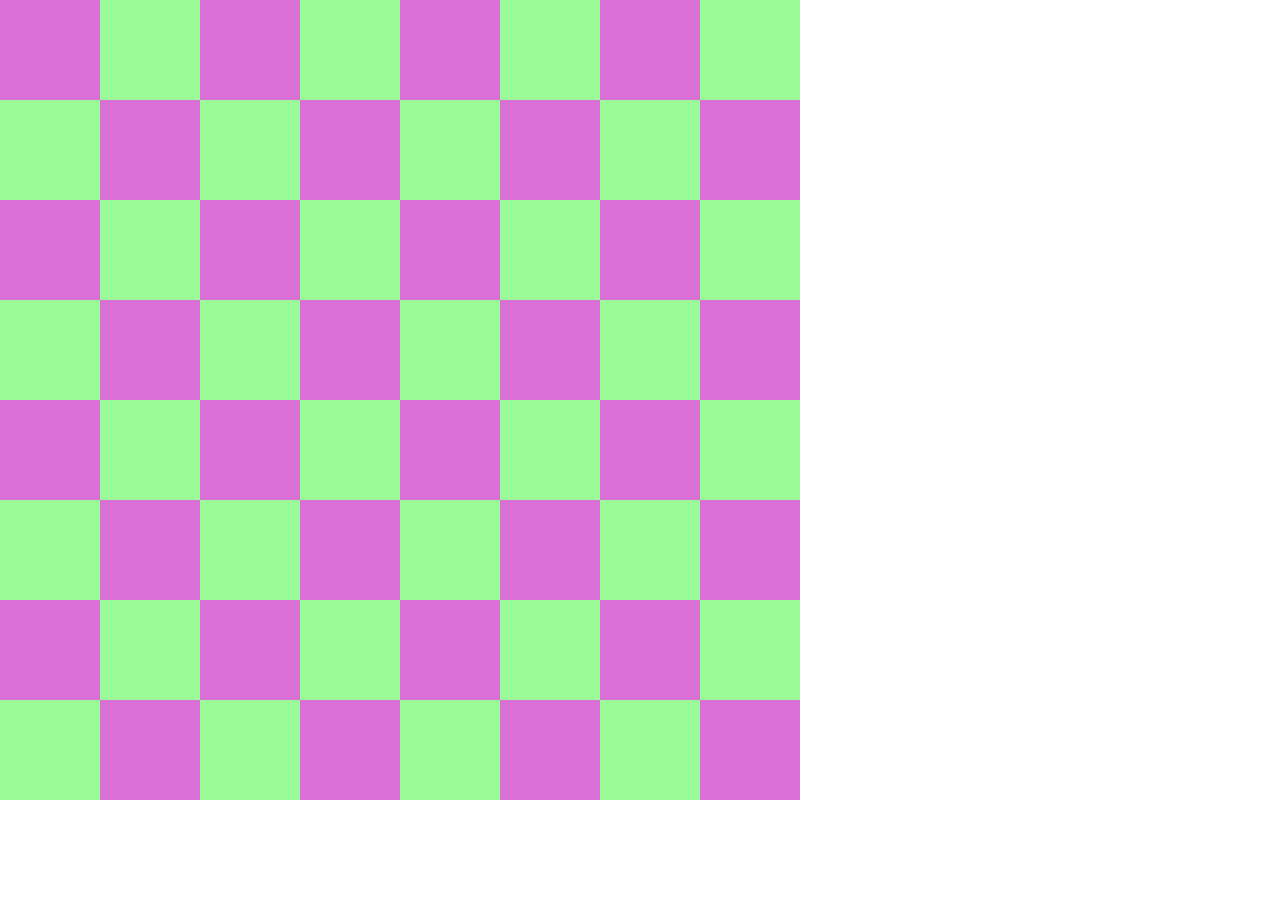
<file: checkerboard.html>
<!DOCTYPE html>
<html>
    <head>
        <link rel="stylesheet" href="./checkerboard.css">
    </head>
    <body>
    <div class="checkerboard">
       <div class="row">
           <div class="column"></div>
           <div class="column"></div>
           <div class="column"></div>
           <div class="column"></div>
           <div class="column"></div>
           <div class="column"></div>
           <div class="column"></div>
           <div class="column"></div>
       </div>
       <div class="row">
        <div class="column"></div>
        <div class="column"></div>
        <div class="column"></div>
        <div class="column"></div>
        <div class="column"></div>
        <div class="column"></div>
        <div class="column"></div>
        <div class="column"></div>
    </div>
    <div class="row">
        <div class="column"></div>
        <div class="column"></div>
        <div class="column"></div>
        <div class="column"></div>
        <div class="column"></div>
        <div class="column"></div>
        <div class="column"></div>
        <div class="column"></div>
    </div>
    <div class="row">
        <div class="column"></div>
        <div class="column"></div>
        <div class="column"></div>
        <div class="column"></div>
        <div class="column"></div>
        <div class="column"></div>
        <div class="column"></div>
        <div class="column"></div>
    </div>
    <div class="row">
        <div class="column"></div>
        <div class="column"></div>
        <div class="column"></div>
        <div class="column"></div>
        <div class="column"></div>
        <div class="column"></div>
        <div class="column"></div>
        <div class="column"></div>
    </div>
    <div class="row">
        <div class="column"></div>
        <div class="column"></div>
        <div class="column"></div>
        <div class="column"></div>
        <div class="column"></div>
        <div class="column"></div>
        <div class="column"></div>
        <div class="column"></div>
    </div>
    <div class="row">
        <div class="column"></div>
        <div class="column"></div>
        <div class="column"></div>
        <div class="column"></div>
        <div class="column"></div>
        <div class="column"></div>
        <div class="column"></div>
        <div class="column"></div>
    </div>
    <div class="row">
        <div class="column"></div>
        <div class="column"></div>
        <div class="column"></div>
        <div class="column"></div>
        <div class="column"></div>
        <div class="column"></div>
        <div class="column"></div>
        <div class="column"></div>
    </div>
</div>
    </body>
</html>
</file>
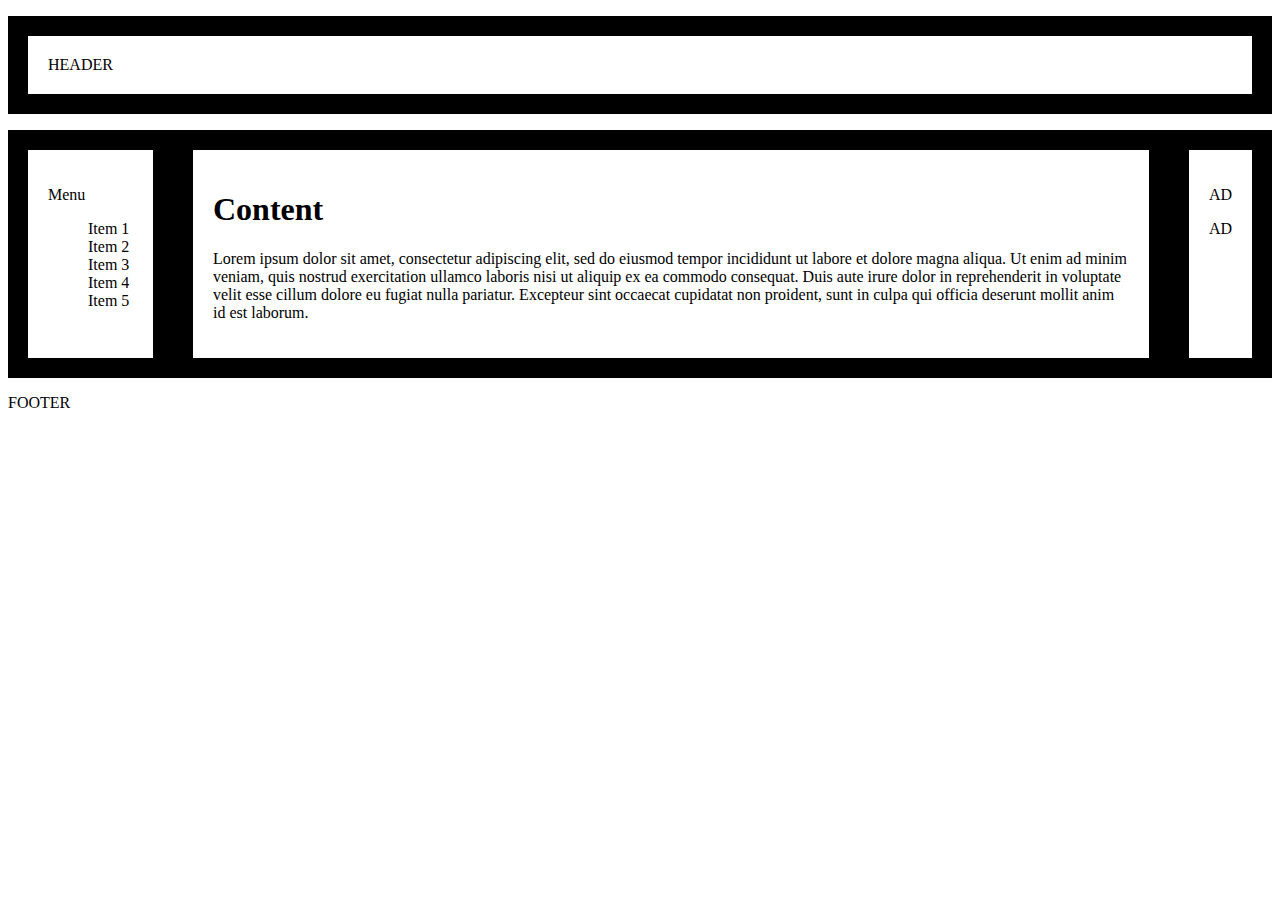
<file: holy-grail.html>
<!DOCTYPE html>
<html>
    <head>
        <link rel="stylesheet" href="./holy-grail.css">
    </head>
    <body>
        <!-- <div class="holy-grail"></div> -->
            <p class="header">HEADER</p>
        <div class="flexContainer">
            <div class="listContainer">
                <p>Menu</p>
                <ul>
                    Item 1
                    Item 2
                    Item 3
                    Item 4
                    Item 5
                </ul>
            </div>
            <div class="contentContainer">
                <h1>Content</h1>
                <p>Lorem ipsum dolor sit amet, consectetur adipiscing elit, 
                    sed do eiusmod tempor incididunt ut labore et dolore magna aliqua. 
                    Ut enim ad minim veniam, quis nostrud exercitation ullamco laboris nisi ut aliquip ex ea commodo 
                    consequat. Duis aute irure dolor in reprehenderit in voluptate velit esse cillum dolore eu 
                    fugiat nulla pariatur. Excepteur sint occaecat cupidatat non proident, sunt in culpa qui officia 
                    deserunt mollit anim id est laborum.</p>
            </div>
            <div class="adContainer">
                <p>AD</p>
                <p>AD</p>
            </div>
        </div>
            <p class="footer">FOOTER</p>
    <!-- </div> -->
    </body>
</html>
</file>
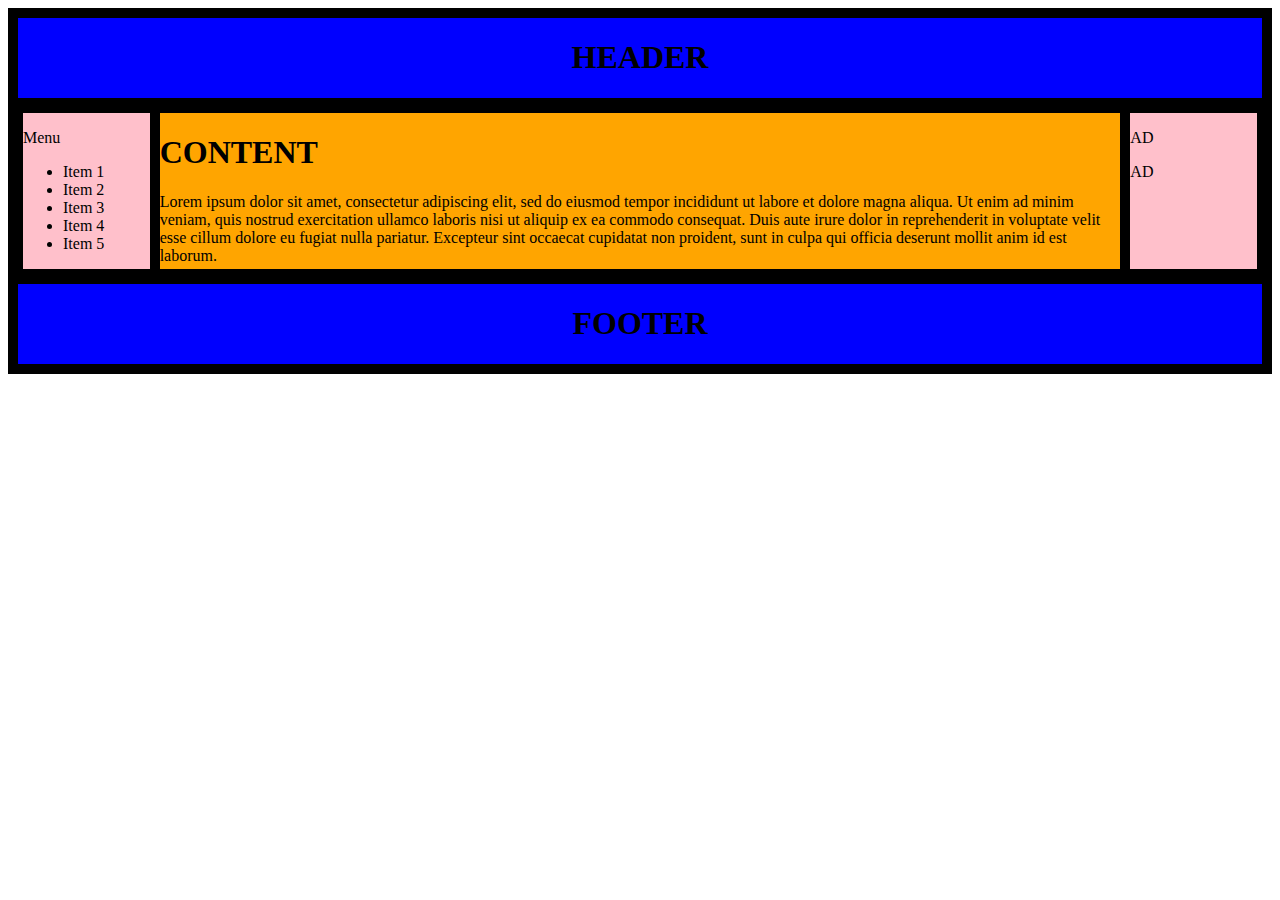
<file: holy-grail2.html>
<!DOCTYPE html>
<html>
    <head>
        <link rel="stylesheet" href="holy-grail2.css">
    </head>
    <body>
       <div class="layout">
        <header class="header">
            <h1>HEADER</h1>
        </header>
        <div class="content">
        <main class="main">
            <h1>CONTENT</h1>
            Lorem ipsum dolor sit amet, consectetur adipiscing elit, 
                    sed do eiusmod tempor incididunt ut labore et dolore magna aliqua. 
                    Ut enim ad minim veniam, quis nostrud exercitation ullamco laboris nisi ut aliquip ex ea commodo 
                    consequat. Duis aute irure dolor in reprehenderit in voluptate velit esse cillum dolore eu 
                    fugiat nulla pariatur. Excepteur sint occaecat cupidatat non proident, sunt in culpa qui officia 
                    deserunt mollit anim id est laborum.
        </main>
        <aside class="menu">
            <p>Menu</p>
            <ul>
                <li>Item 1</li>
                <li>Item 2</li>
                <li>Item 3</li>
                <li>Item 4</li>
                <li>Item 5</li>
            </ul>
        </aside>
        <aside class="ad">
            <p>AD</p>
            <p>AD</p>
        </aside>
    </div>
    <footer class="footer">
        <h1>FOOTER</h1>
    </footer>
    </div>
    </body>
</html>
</file>
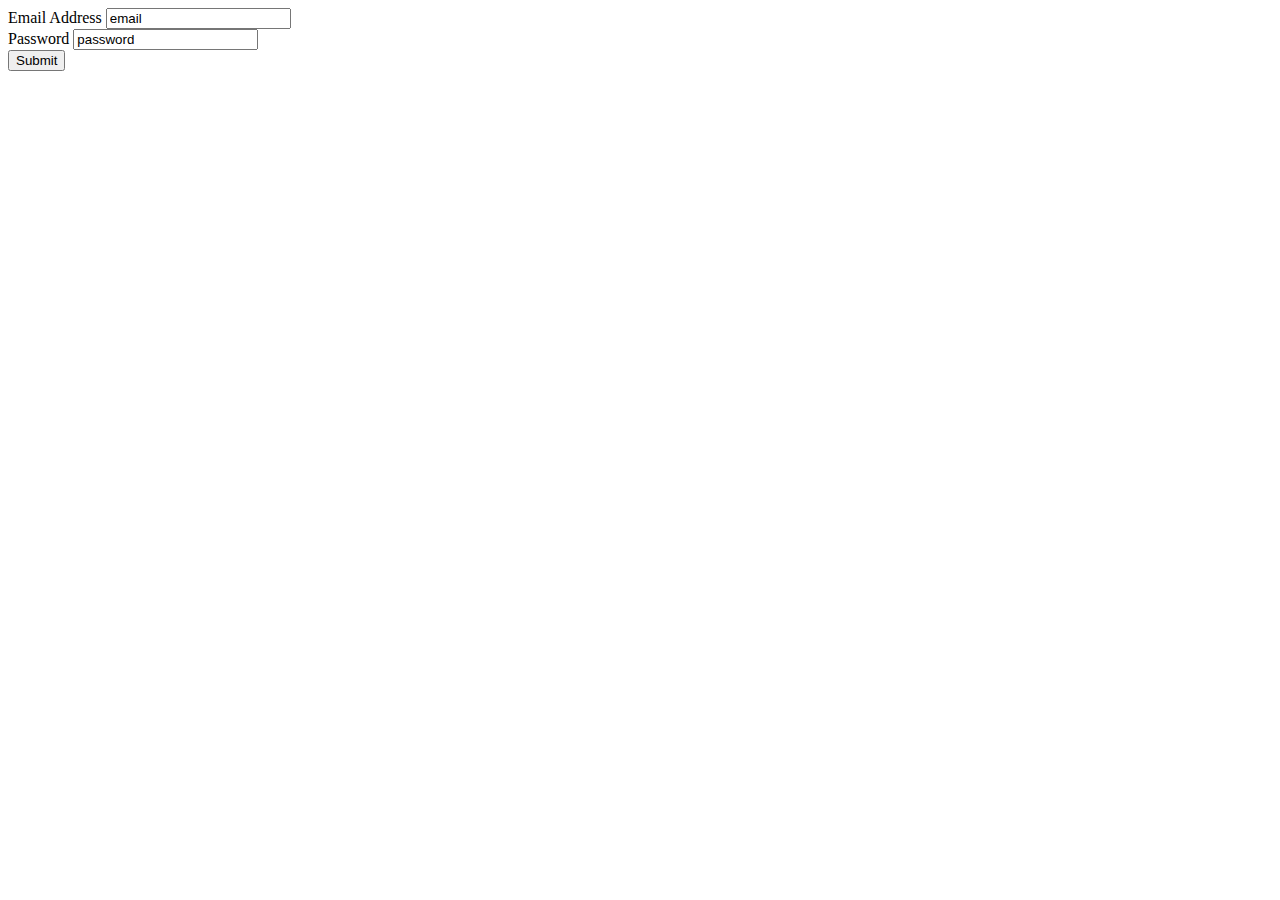
<file: htmlExerciseBrian.html>
<!DOCTYPE html>
<form action="./thankyougeneric.html" id="name" name="form">
    <label for="email">Email Address</label>
    <input type="email" id="email" name="formExercise" value="email"><br>
    <label for="password">Password</label>
    <input type="text" id="password" name="formExercise" value="password"><br>
    <input type="submit" value="Submit">
</form>
</html>
</file>
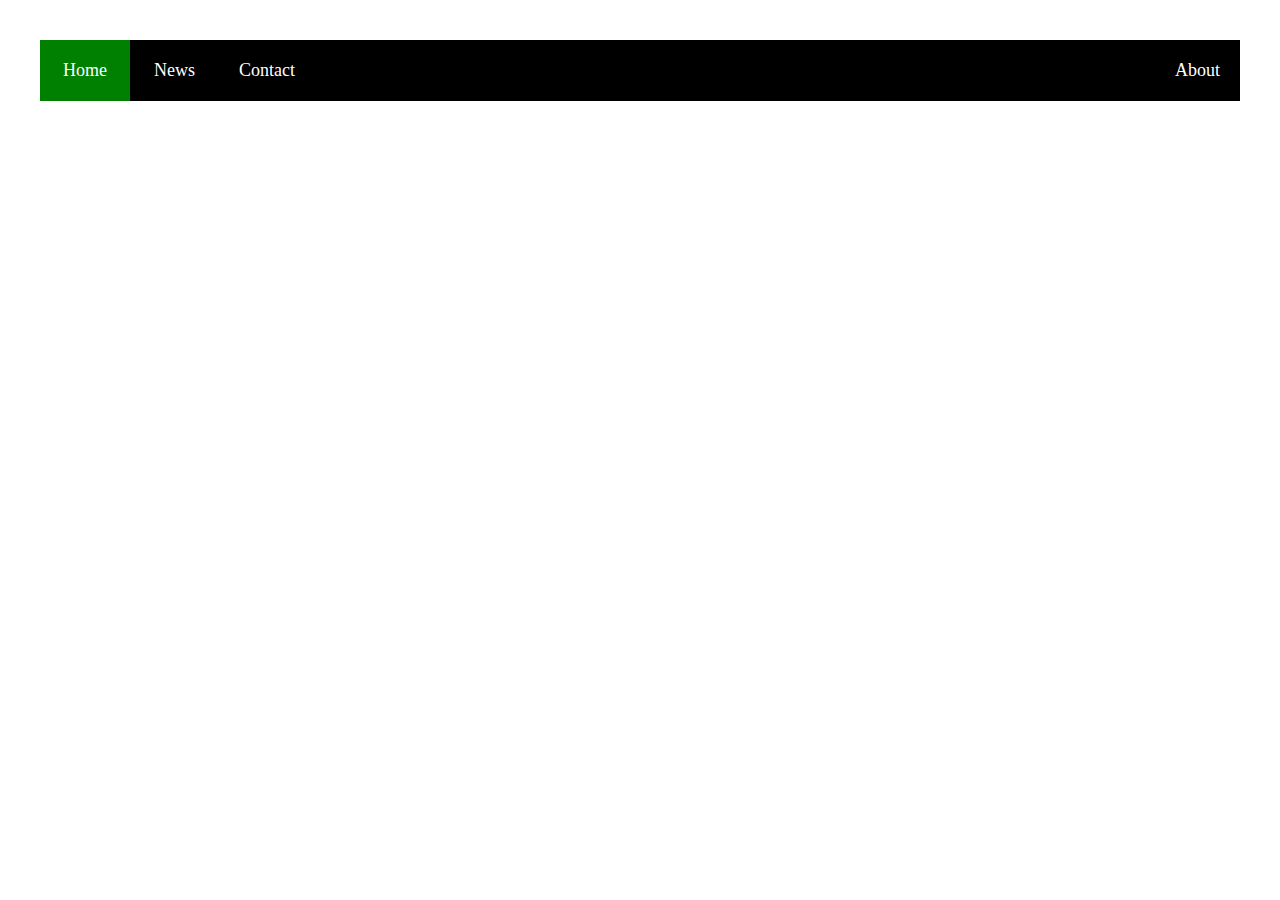
<file: htmlnavbar.html>
<!DOCTYPE html>
<head>
    <link rel="stylesheet" href="./htmlnavbar.css">
</head>
<body>
    <div class="navBar">
        <a class="active" href="#home" style="text-decoration: none;">Home</a>
        <a class="news" href="#news" style="text-decoration: none;">News</a>
        <a class="contact" href="#contact" style="text-decoration: none;">Contact</a>
        <a class="about" href="#about" style="text-decoration: none;">About</a>
      </div>
    </div>
</body>
</html>
</file>
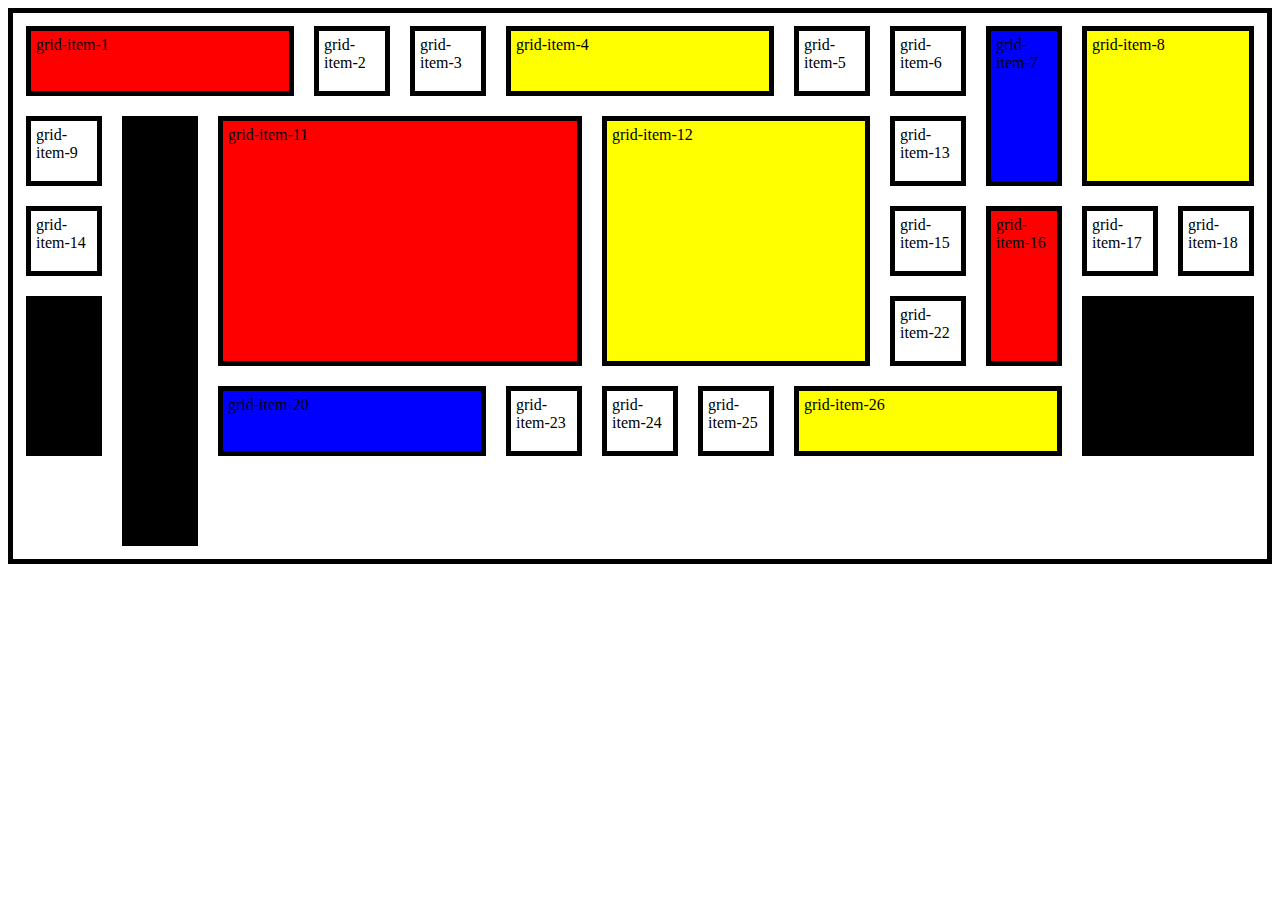
<file: mondrian.html>
<!DOCTYPE html>
<html lang="eng">
    <head>
        <title>Tristyn's Mondrian</title>
        <link rel="stylesheet" href="./mondrian.css"/>
    </head>
    <body>
        <div class="grid">
            <div class="grid-item-1">grid-item-1</div>
            <div class="grid-item-2">grid-item-2</div>
            <div class="grid-item-3">grid-item-3</div>
            <div class="grid-item-4">grid-item-4</div>
            <div class="grid-item-5">grid-item-5</div>
            <div class="grid-item-6">grid-item-6</div>
            <div class="grid-item-7">grid-item-7</div>
            <div class="grid-item-8">grid-item-8</div>
            <div class="grid-item-9">grid-item-9</div>
            <div class="grid-item-10">grid-item-10</div>
            <div class="grid-item-11">grid-item-11</div>
            <div class="grid-item-12">grid-item-12</div>
            <div class="grid-item-13">grid-item-13</div>
            <div class="grid-item-14">grid-item-14</div>
            <div class="grid-item-15">grid-item-15</div>
            <div class="grid-item-16">grid-item-16</div>
            <div class="grid-item-17">grid-item-17</div>
            <div class="grid-item-18">grid-item-18</div>
            <div class="grid-item-19">grid-item-19</div>
            <div class="grid-item-20">grid-item-20</div>
            <div class="grid-item-21">grid-item-21</div>
            <div class="grid-item-22">grid-item-22</div>
            <div class="grid-item-23">grid-item-23</div>
            <div class="grid-item-24">grid-item-24</div>
            <div class="grid-item-25">grid-item-25</div>
            <div class="grid-item-26">grid-item-26</div>
        </div>

    </body>
</html>
</file>
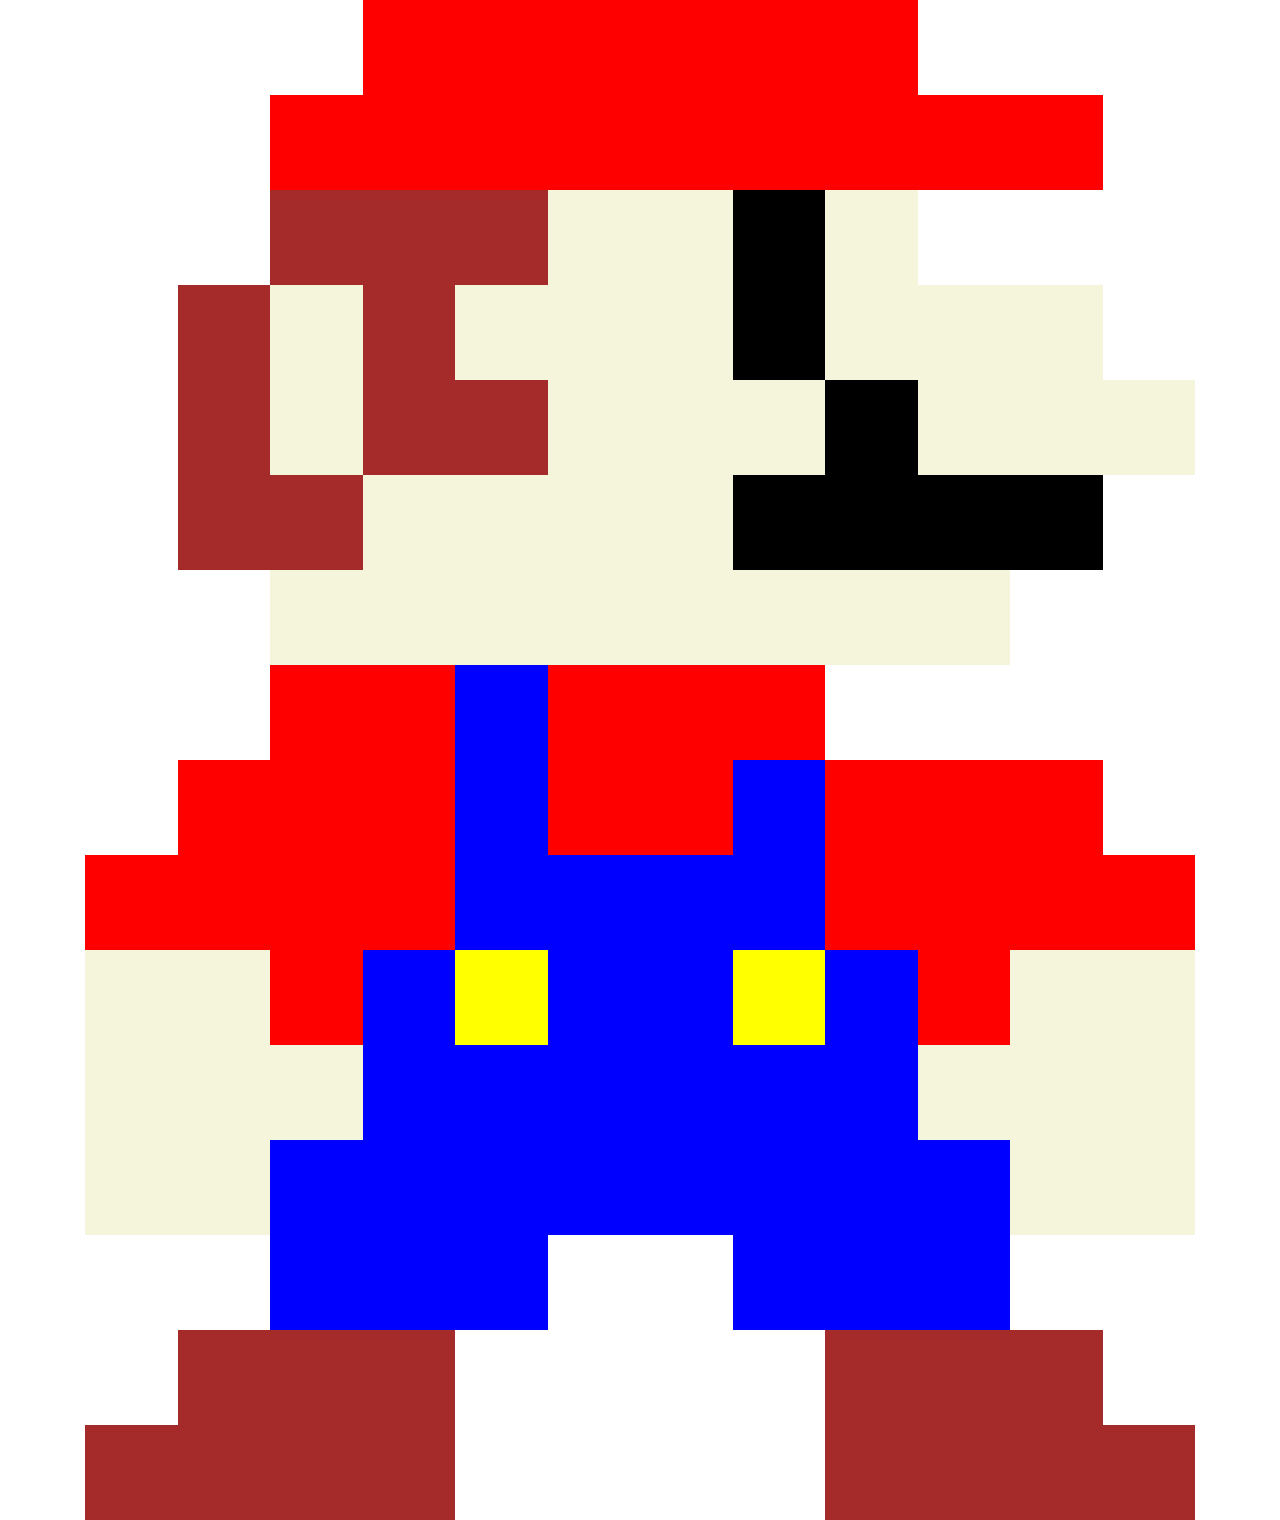
<file: pixelart.html>
<!DOCTYPE html>
<html>
<head>
	<title>Mario</title>
	<link rel="stylesheet" href="https://maxcdn.bootstrapcdn.com/bootstrap/4.0.0/css/bootstrap.min.css" integrity="sha384-Gn5384xqQ1aoWXA+058RXPxPg6fy4IWvTNh0E263XmFcJlSAwiGgFAW/dAiS6JXm" crossorigin="anonymous">
	<style>
		.row, .column {
			padding: 0px;
			margin: 0px;
			height: 45px;
		}
		.red {
			background-color: red;
		}
		.blue {
			background-color: blue;
		}
		.beige {
			background-color: beige;
		}
		.black {
			background-color: black;
		}
		.yellow {
			background-color: yellow;
		}
		.brown {
			background-color: brown;
		}
		.none {
			background-color: transparent;
		}
		@media (min-width: 576px) {
			.row, .column {
				height: 45px;
			}
		}
		@media (min-width: 768px) {
			.row, .column {
				height: 60px;
			}
		}
		@media (min-width: 992px) {
			.row, .column {
				height: 80px;
			}
		}
		@media (min-width: 1200px) {
			.row, .column {
				height: 95px;
			}
		}
	</style>
</head>
<body>
	<div class="container">
        <div class="row">
            <div class="col-3 none"></div>
            <div class="col-6 red"></div>
            <div class="col-3 none"></div>
        </div>
        <div class="row">
            <div class="col-2 none"></div>
            <div class="col-9 red"></div>
            <div class="col-1 none"></div>
        </div>
        <div class="row">
            <div class="col-2 none"></div>
            <div class="col-3 brown"></div>
            <div class="col-2 beige"></div>
            <div class="col-1 black"></div>
            <div class="col-1 beige"></div>
            <div class="col-3 none"></div>
        </div>
        <div class="row">
            <div class="col-1 none"></div>
            <div class="col-1 brown"></div>
            <div class="col-1 beige"></div>
            <div class="col-1 brown"></div>
            <div class="col-3 beige"></div>
            <div class="col-1 black"></div>
            <div class="col-3 beige"></div>
            <div class="col-1 none"></div>
        </div>
        <div class="row">
            <div class="col-1 none"></div>
            <div class="col-1 brown"></div>
            <div class="col-1 beige"></div>
            <div class="col-2 brown"></div>
            <div class="col-3 beige"></div>
            <div class="col-1 black"></div>
            <div class="col-3 beige"></div>
        </div>
        <div class="row">
            <div class="col-1 none"></div>
            <div class="col-2 brown"></div>
            <div class="col-4 beige"></div>
            <div class="col-4 black"></div>
            <div class="col-1 none"></div>
        </div>
        <div class="row">
            <div class="col-2 none"></div>
            <div class="col-8 beige"></div>
            <div class="col-2 none"></div>
        </div>
        <div class="row">
            <div class="col-2 none"></div>
            <div class="col-2 red"></div>
            <div class="col-1 blue"></div>
            <div class="col-3 red"></div>
            <div class="col-4 none"></div>
        </div>
        <div class="row">
            <div class="col-1 none"></div>
            <div class="col-3 red"></div>
            <div class="col-1 blue"></div>
            <div class="col-2 red"></div>
            <div class="col-1 blue"></div>
            <div class="col-3 red"></div>
            <div class="col-1 none"></div>
        </div>
        <div class="row">
            <div class="col-4 red"></div>
            <div class="col-4 blue"></div>
            <div class="col-4 red"></div>
        </div>
        <div class="row">
            <div class="col-2 beige"></div>
            <div class="col-1 red"></div>
            <div class="col-1 blue"></div>
            <div class="col-1 yellow"></div>
            <div class="col-2 blue"></div>
            <div class="col-1 yellow"></div>
            <div class="col-1 blue"></div>
            <div class="col-1 red"></div>
            <div class="col-2 beige"></div>
        </div>
        <div class="row">
            <div class="col-3 beige"></div>
            <div class="col-6 blue"></div>
            <div class="col-3 beige"></div>
        </div>
        <div class="row">
            <div class="col-2 beige"></div>
            <div class="col-8 blue"></div>
            <div class="col-2 beige"></div>
        </div>
        <div class="row">
            <div class="col-2 none"></div>
            <div class="col-3 blue"></div>
            <div class="col-2 none"></div>
            <div class="col-3 blue"></div>
            <div class="col-2 none"></div>
        </div>
        <div class="row">
            <div class="col-1 none"></div>
            <div class="col-3 brown"></div>
            <div class="col-4 none"></div>
            <div class="col-3 brown"></div>
            <div class="col-1 none"></div>
        </div>
        <div class="row">
            <div class="col-4 brown"></div>
            <div class="col-4 none"></div>
            <div class="col-4 brown"></div>
        </div>
    </div>

</body>
</html>
</file>
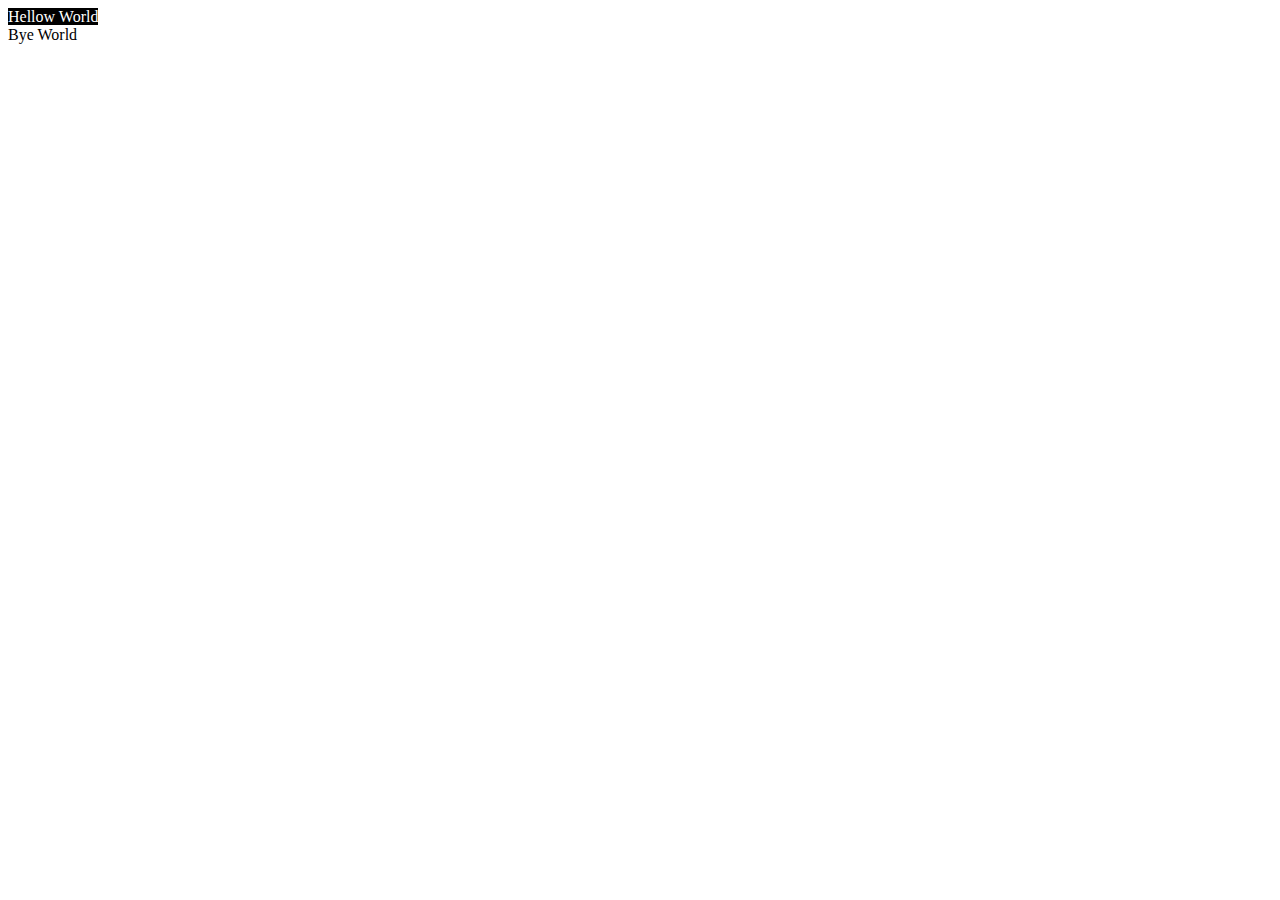
<file: test.html>
<!DOCTYPE html>
<html>
    <head>
        <style>
            .first {
                background-color: black;
                color: white;
                transition: 0.5s; /*Make the hover action very slow*/}
            
            .first:hover {
                background-color: red;
                color: green;
                padding: 20px;
            }
        </style>
    </head>
    <body>
        
        <a class="first">Hellow World</a> 
        <br/>
        <a class="second">Bye World</a>
    </body>
</html>
</file>
<file: checkerboard.css>
* {
    margin: 0;
    padding: 0;
  }

body, html {
    height: 100%;
}

.checkerboard {
    height: 100%;
}
.row {
    display: flex;
    justify-content: flex-start;
}

.column {
    height: 100px;
    width: 100px;
}

.row:nth-child(odd) .column:nth-child(odd) {
        background-color: orchid;
    }
    
.row:nth-child(odd) .column:nth-child(even) {
        background-color: palegreen;
    }  

.row:nth-child(even) .column:nth-child(even) {
        background-color: orchid;
    }

.row:nth-child(even) .column:nth-child(odd) {
        background-color: palegreen;
    }


/* .column:nth-child(odd) {
    background: palegreen;
}

.column:nth-child(even) {
    background: orchid;
} */

/* .row:nth-of-type(.column:nth-child(even)) {
    background-color: orchid;
} */
</file>
<file: holy-grail.css>
.flexContainer {
    display: flex;
    justify-content: space-between center;
}

/* .holy-grail {
    border: 20px solid;
} */
.header {
    padding: 20px;
    border: 20px solid;
}

.listContainer {
    padding: 20px;
    border: 20px solid;
}

.contentContainer {
    padding: 20px;
    border: 20px solid;
}

.adContainer {
    padding: 20px;
    border: 20px solid;
}
</file>
<file: holy-grail2.css>
.content {
    display: flex;
    border: 5px solid black;
}

.header {
    background-color: blue;
    border: 5px solid black;
    text-align: center;
}

.menu, .ad {
    background-color: pink;
    width: 30%;
    border: 5px solid black;
}

.ad {
    order: 2;
}

.main {
    background-color: orange;
    order: 1;
    border: 5px solid black;
}

.footer {
    background-color: blue;
    border: 5px solid black;
    text-align: center;
}

.layout {
    border: 5px solid black;
}

.main.h1 {
    text-align: center;
}
</file>
<file: htmlnavbar.css>
body {
    padding: 20px;
    margin: 20px;
}

.navBar {
    background-color: black;
    float: left;
    overflow: hidden;
    width: 100%;
    padding: 20px 0; 
    /* display: block; */
}

.navBar a {
    color: white;
    font-size: 18px;
    padding-right: 20px;
}

.navBar a.active {
    padding: 20px;
    border: solid;
    border-color: green;
    background-color: green;
}

.navBar a.news {
    padding: 0 20px;
    background-color: black;
}

.navBar a.contact {
    padding: 0 20px;
    background-color: black;
}

.navBar a.about {
    padding: 0 20px;
    background-color: black;
    float: right;
}
</file>
<file: mondrian.css>
.grid {
    /* background-color: rgb(0, 0, 0); */
    display: grid;
    padding: 8px;
    grid-template-columns: repeat(auto-fit, minmax(80px, 1fr));
    grid-auto-rows: 80px;
    grid-auto-flow: dense;
    gap: 10px;
    border: 5px solid black;
}

.grid > div {
    border: 5px solid rgba(0, 0, 0, 5);
    font-size: 1rem;
    padding: 5px;
    margin: 5px;
  }

  .grid-item-1 {
    grid-column-start: 1;
    grid-column-end: 4;
    grid-row-start: 1;
    grid-row-end: 2;
    background-color: red;
  }
  

  .grid-item-4 {
      grid-column: span 3;
      background-color: yellow;
  }

  .grid-item-7 {
      grid-row: span 2;
      background-color: blue;
  }

  .grid-item-8 {
      grid-column: span 2;
      grid-row: span 2;
      background-color: yellow;
  }

  .grid-item-10 {
      grid-row: span 5;
      background-color: black;
  }

  .grid-item-11 {
      grid-column: span 4;
      grid-row: span 3;
      background-color: red;
  }

  .grid-item-12 {
      grid-column: span 3;
      grid-row: span 3;
      background-color: yellow
  }

  .grid-item-16 {
      grid-row: span 2;
      background-color: red;
  }

  .grid-item-19 {
      grid-column: span 2;
      grid-row: span 2;
      background-color: black;
  }

  .grid-item-20 {
      grid-column: span 3;
      background-color: blue;
  }

  .grid-item-21 {
    grid-row: span 2;
    background-color: black;
}

.grid-item-26 {
    grid-column: span 3;
    background-color: yellow;
}
</file>
